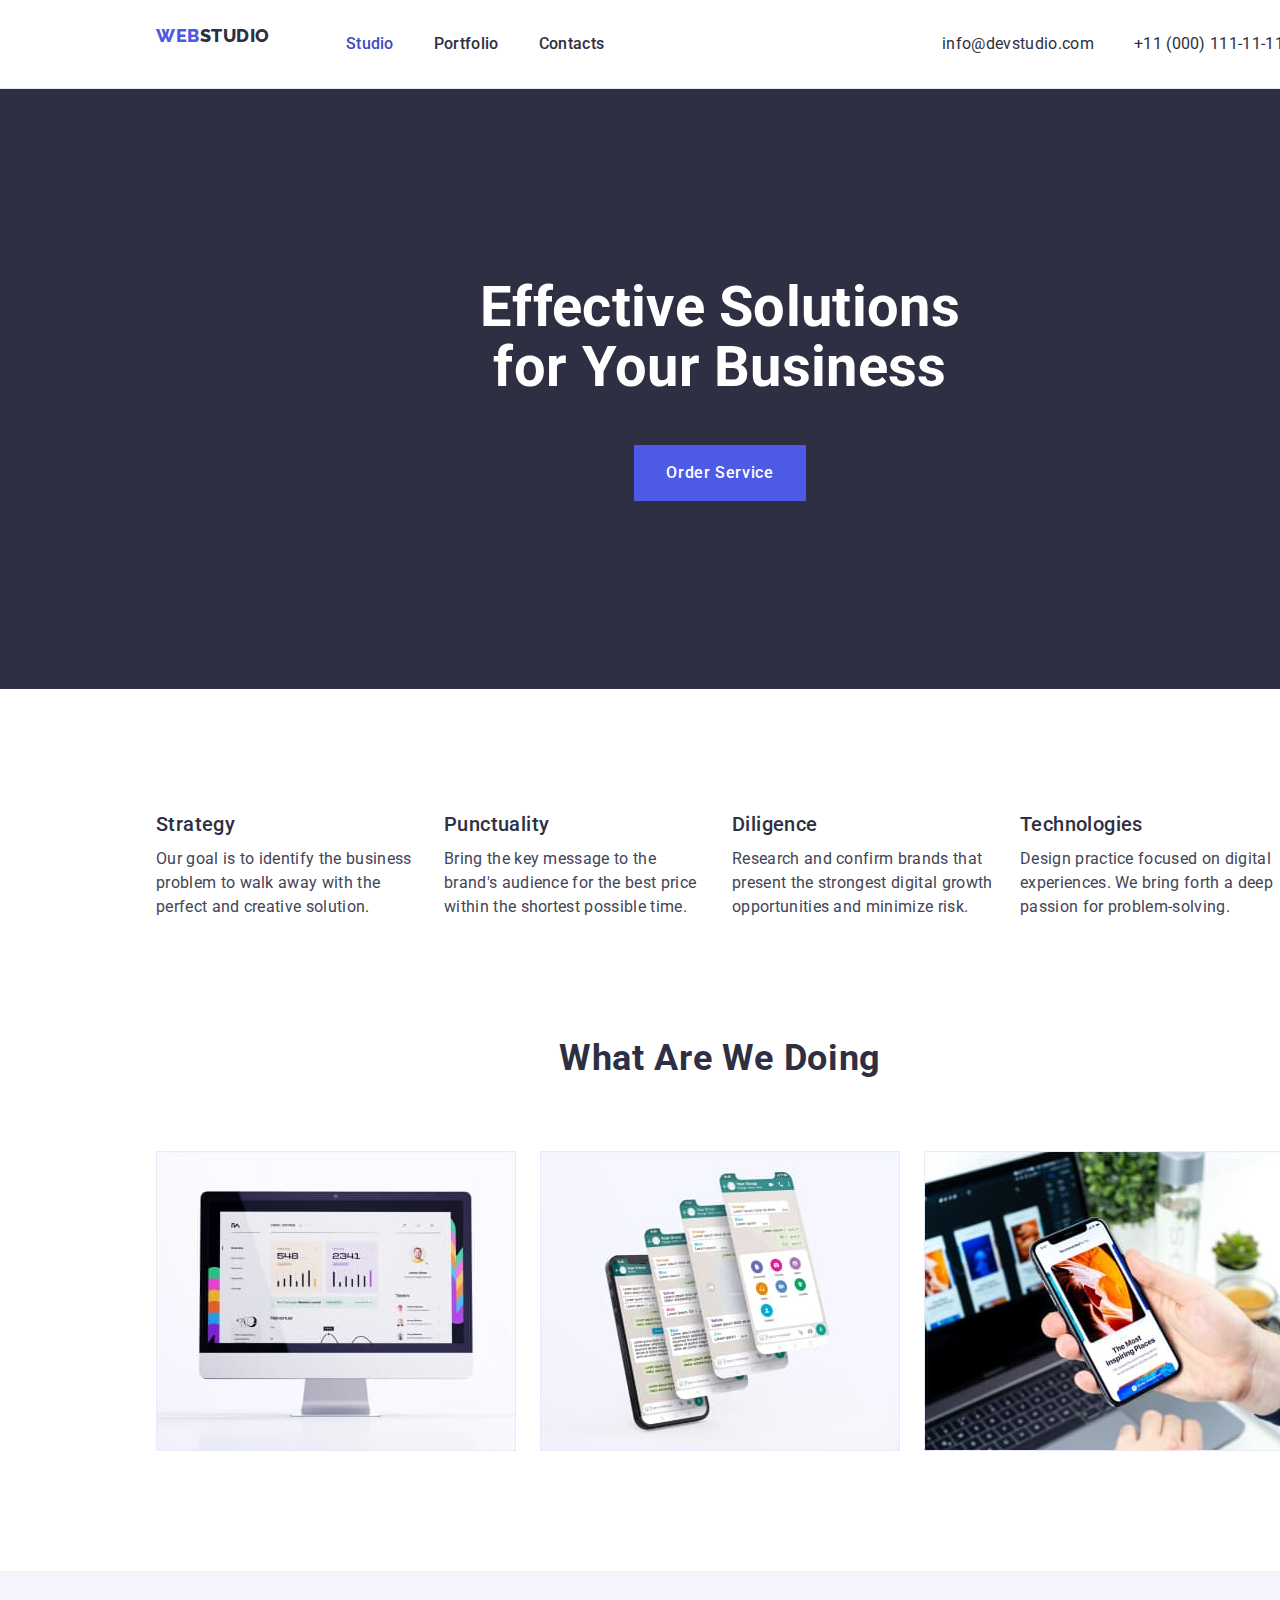
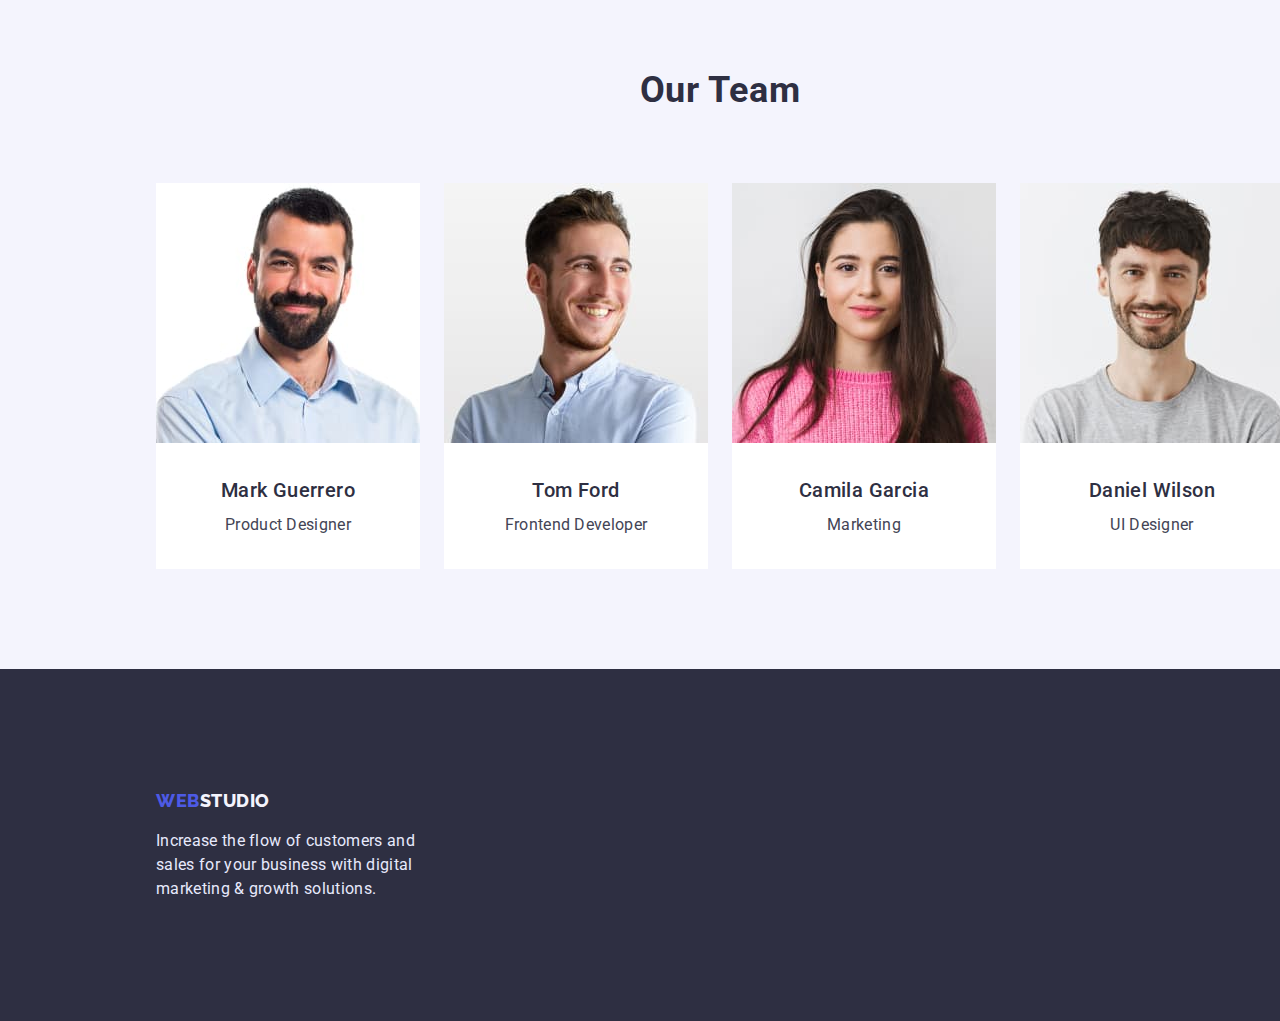
<file: index.html>
<!DOCTYPE html>
<html lang="en">

<head>
    <meta charset="UTF-8">
    <meta http-equiv="X-UA-Compatible" content="IE=edge">
    <meta name="viewport" content="width=device-width, initial-scale=1.0">
    <title>WebStudio</title>
    <!-- fonts -->

    <!-- Спочатку нормалізатор -->
    <link rel="stylesheet"
        href="https://cdnjs.cloudflare.com/ajax/libs/modern-normalize/1.0.0/modern-normalize.min.css" />


    <link rel="preconnect" href="https://fonts.googleapis.com">
    <link rel="preconnect" href="https://fonts.gstatic.com" crossorigin>
    <link href="https://fonts.googleapis.com/css2?family=Raleway:wght@800&family=Roboto:wght@400;500;700&display=swap"
        rel="stylesheet">
    <!-- css -->
    <link rel="stylesheet" href="./css/styles.css">
</head>

<body>

    <!-- header шапка -->

    <header class="page-header">
        <div class="container nav-cont">
            <nav>
                <div class="wrap-logo">
                    <a class="logo" href="./index.html">
                        Web<span class="span-dark">Studio</span>
                    </a>

                    <ul class="site-nav list">
                        <li class="item"><a class="link current" href="./index.html">Studio</a></li>
                        <li class="item"><a class="link" href="./portfolio.html">Portfolio</a></li>
                        <li class="item"><a class="link" href="">Contacts</a></li>
                    </ul>
                </div>
            </nav>

            <address>
                <ul class="auth-nav list">
                    <li class="item"><a class="link contacts" href="mailto:info@devstudio.com">info@devstudio.com</a>
                    </li>
                    <li class="item"><a class="link contacts" href="tel:+110001111111">+11 (000) 111-11-11</a></li>
                </ul>

            </address>

        </div>
    </header>

    <main>
        <!-- hero герой -->
        <section class="hero">
            <div>
                <h1 class="main-title">Effective Solutions for Your Business</h1>
                <button class="btn" type="button">Order Service</button>
            </div>

        </section>

        <!-- 2я секция -->
        <section class="section">
            <div class="container">
                <h2 hidden>our principles</h2>
                <ul class="list principles">
                    <li class="item">
                        <h3 class="title-item">Strategy</h3>
                        <p>Our goal is to identify the business problem to walk away with the perfect and
                            creative
                            solution.
                        </p>
                    </li>
                    <li class="item">
                        <h3 class="title-item">Punctuality</h3>
                        <p>Bring the key message to the brand's audience for the best price within the shortest possible
                            time.
                        </p>
                    </li>
                    <li class="item">
                        <h3 class="title-item">Diligence</h3>
                        <p>Research and confirm brands that present the strongest digital growth opportunities and
                            minimize
                            risk.</p>
                    </li>
                    <li class="item">
                        <h3 class="title-item">Technologies</h3>
                        <p>Design practice focused on digital experiences. We bring forth a deep passion for
                            problem-solving.
                        </p>
                    </li>
                </ul>
            </div>

        </section>
        <!-- 3я секция -->
        <section class="section works">
            <div class="container">
                <h2 class="title">What are we doing</h2>
                <ul class="list example">
                    <li class="item">
                        <img src="./images/img1_sq.jpg" alt="img1" width="360" height="300">
                    </li>
                    <li class="item">
                        <img src="./images/img2_sq.jpg" alt="img2" width="360" height="300">
                    </li>
                    <li class="item">
                        <img src="./images/img3_sq.jpg" alt="img3" width="360" height="300">
                    </li>
                </ul>
            </div>

        </section>
        <!-- Our Team -->
        <section class="section team">
            <div class="container">
                <h2 class="title">Our Team</h2>
                <ul class="list team-ul">
                    <li class="team-item">
                        <img src="./images/img_mark_sq.jpg" alt="photo mark" width="264" height="260">
                        <div class="item">
                            <h3 class="title-item">Mark Guerrero</h3>
                            <p>Product Designer</p>
                        </div>
                    </li>
                    <li class="team-item">
                        <img src="./images/img_tom_sq.jpg" alt="photo tom" width="264" height="260">
                        <div class="item">
                            <h3 class="title-item">Tom Ford</h3>
                            <p>Frontend Developer</p>
                        </div>
                    </li>
                    <li class="team-item">
                        <img src="./images/img_camila_sq.jpg" alt="photo camila" width="264" height="260">
                        <div class="item">
                            <h3 class="title-item">Camila Garcia</h3>
                            <p>Marketing</p>
                        </div>
                    </li>
                    <li class="team-item">
                        <img src="./images/img_daniel_sq.jpg" alt="photo daniel" width="264" height="260">
                        <div class="item">
                            <h3 class="title-item">Daniel Wilson</h3>
                            <p>UI Designer</p>
                        </div>
                    </li>
                </ul>
            </div>
        </section>
    </main>

    <!-- Footer -->
    <footer class="section footer">

        <div class="container">
            <a class="logo" href="./index.html">
                Web<span class="span-light">Studio</span>
            </a>
            <p class="item item-footer">Increase the flow of customers and sales for your business with digital
                marketing & growth solutions.</p>
        </div>

    </footer>


</body>

</html>
</file>
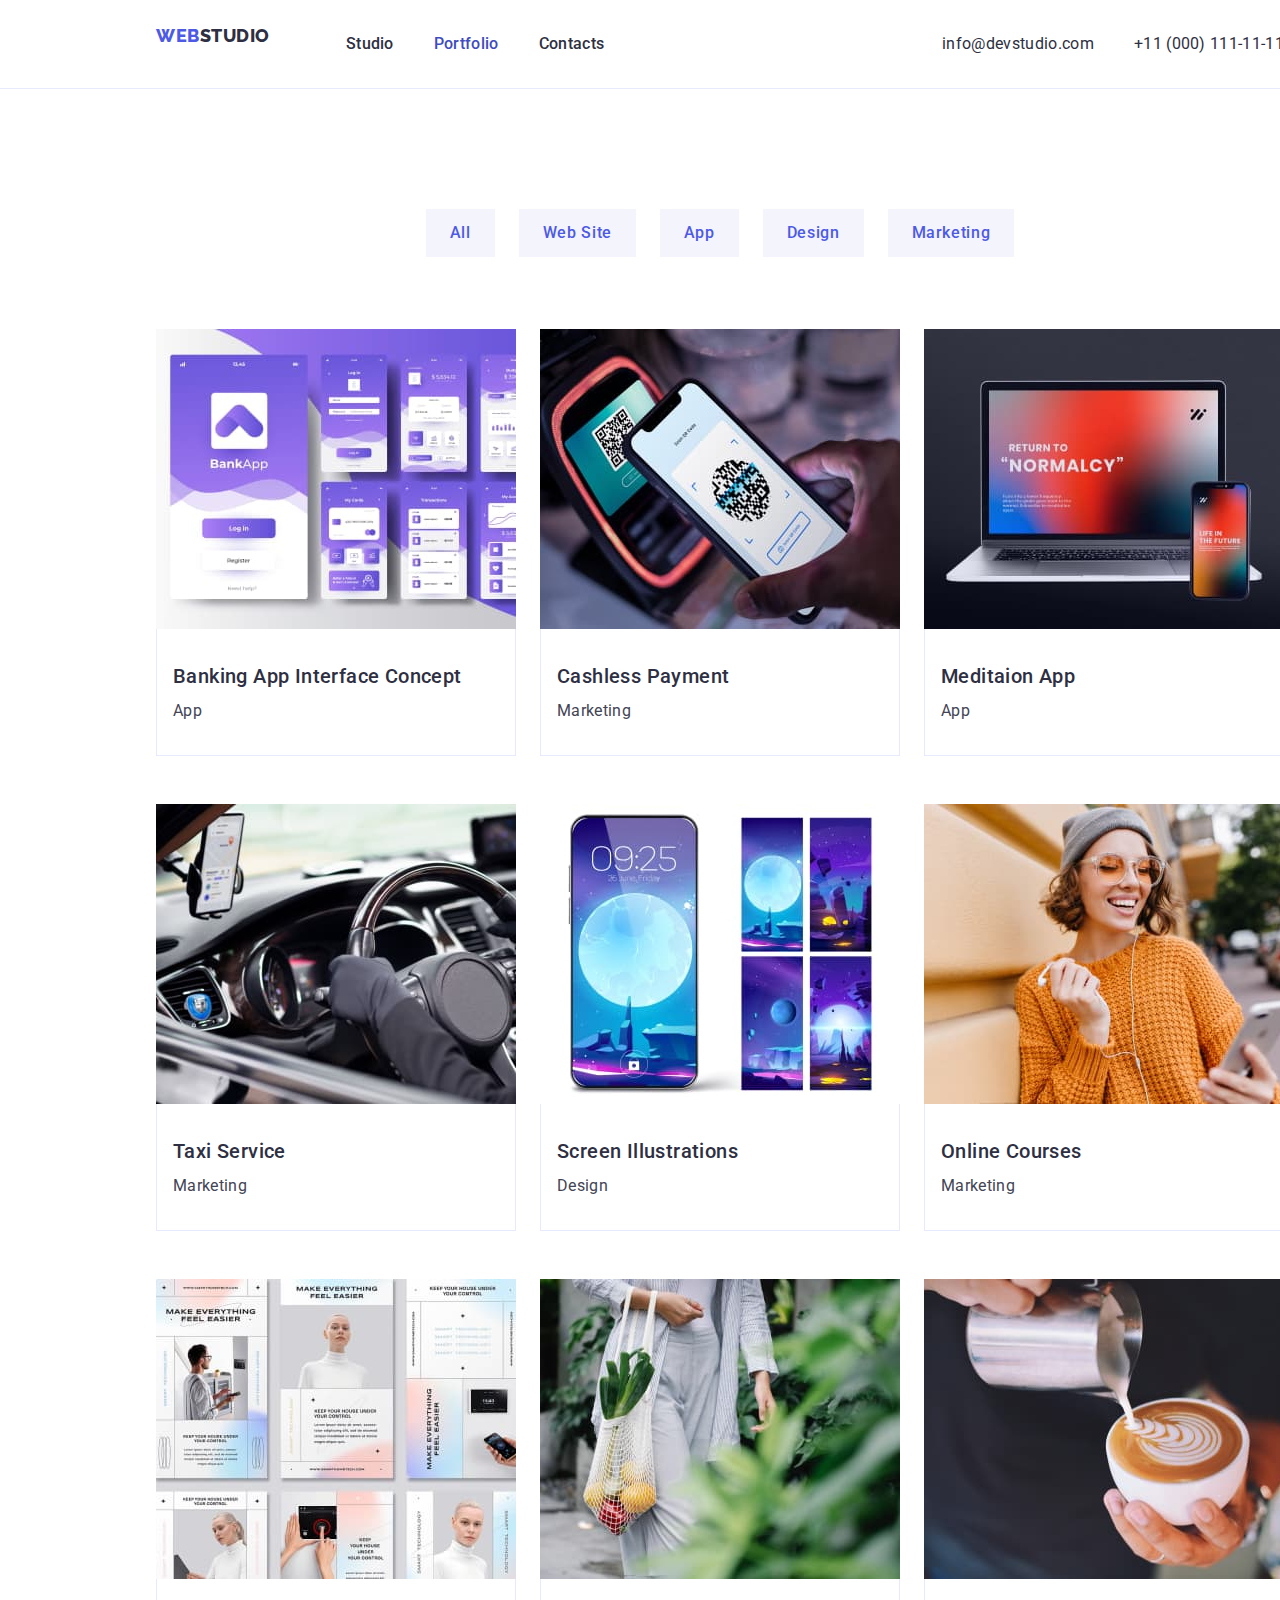
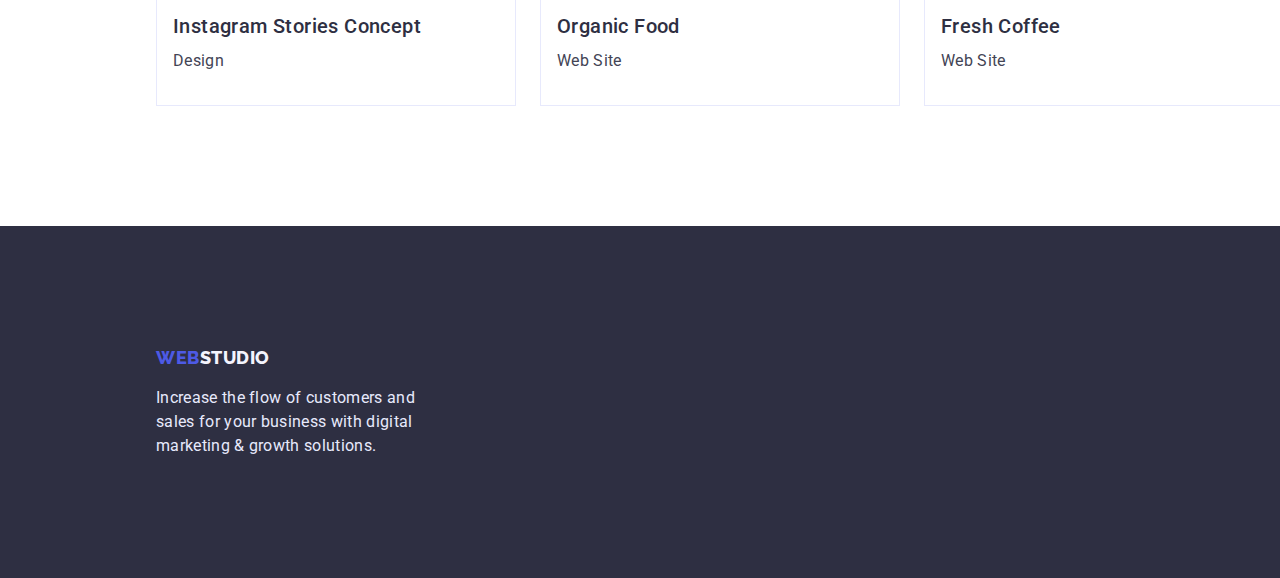
<file: portfolio.html>
<!DOCTYPE html>
<html lang="en">

<head>
    <meta charset="UTF-8">
    <meta http-equiv="X-UA-Compatible" content="IE=edge">
    <meta name="viewport" content="width=device-width, initial-scale=1.0">
    <title>WebStudio</title>
    <!-- fonts -->

    <!-- Спочатку нормалізатор -->
    <link rel="stylesheet"
        href="https://cdnjs.cloudflare.com/ajax/libs/modern-normalize/1.0.0/modern-normalize.min.css" />

    <link rel="preconnect" href="https://fonts.googleapis.com">
    <link rel="preconnect" href="https://fonts.gstatic.com" crossorigin>
    <link href="https://fonts.googleapis.com/css2?family=Raleway:wght@800&family=Roboto:wght@400;500;700&display=swap"
        rel="stylesheet">
    <!-- css -->
    <link rel="stylesheet" href="./css/styles.css">
</head>

<body>

    <!-- header шапка -->

    <header class="page-header">
        <div class="container nav-cont">
            <nav>
                <div class="wrap-logo">
                    <a class="logo" href="./index.html">
                        Web<span class="span-dark">Studio</span>
                    </a>

                    <ul class="site-nav list">
                        <li class="item"><a class="link" href="./index.html">Studio</a></li>
                        <li class="item"><a class="link current" href="./portfolio.html">Portfolio</a></li>
                        <li class="item"><a class="link" href="">Contacts</a></li>
                    </ul>
                </div>
            </nav>

            <address>
                <ul class="auth-nav list">
                    <li class="item"><a class="link contacts" href="mailto:info@devstudio.com">info@devstudio.com</a>
                    </li>
                    <li class="item"><a class="link contacts" href="tel:+110001111111">+11 (000) 111-11-11</a></li>
                </ul>

            </address>

        </div>
    </header>

    <main>
        <!-- filters -->
        <section class="section portfolio">
            <div class="container">
                <!-- <div class="filter"> -->
                <!-- <h1 class="main-title" hidden> filters our projects</h1> -->
                <ul class="list filter-set">
                    <li class="filter-item item"><button class="btn-total btn-light btn-filter"
                            type="button">All</button></li>
                    <li class="filter-item item"><button class="btn-total btn-light btn-filter" type="button">Web
                            Site</button>
                    </li>
                    <li class="filter-item item"><button class="btn-total btn-light btn-filter" type="button"> App
                        </button></li>
                    <li class="filter-item item"><button class="btn-total btn-light btn-filter" type="button">
                            Design
                        </button>
                    </li>
                    <li class="filter-item item"><button class="btn-total btn-light btn-filter" type="button">
                            Marketing
                        </button>
                    </li>
                </ul>
                <!-- </div> -->

                <!-- row1 -->
                <ul class="list card-set">
                    <li class="card-item">
                        <a class="link" href="">
                            <img src="./images/portfolio/row1/img.jpg" alt="bank app" width="360" height="360">

                            <div class="border">
                                <h2 class="title-item">Banking App Interface Concept</h2>
                                <p class="item">App</p>
                            </div>
                        </a>
                    </li>
                    <li class="card-item">
                        <a class="link" href="">
                            <img src="./images/portfolio/row1/img1.jpg" alt="Cashless" width="360" height="360">
                            <div class="border">
                                <h2 class="title-item">Cashless Payment</h2>
                                <p class="item">Marketing</p>
                            </div>
                        </a>
                    </li>
                    <li class="card-item">
                        <a class="link" href="">
                            <img src="./images/portfolio/row1/img2.jpg" alt="Mediation App" width="360" height="360">
                            <div class="border">
                                <h2 class="title-item">Meditaion App</h2>
                                <p class="item">App</p>
                            </div>
                        </a>
                    </li>
                    <!-- row2 -->
                    <li class="card-item">
                        <a class="link" href="">
                            <img src="./images/portfolio/row2/img.jpg" alt="Taxi" width="360" height="360">
                            <div class="border">
                                <h2 class="title-item">Taxi Service</h2>
                                <p class="item">Marketing</p>
                            </div>
                        </a>
                    </li>
                    <li class="card-item">
                        <a class="link" href="">
                            <img src="./images/portfolio/row2/img1.jpg" alt="Screen" width="360" height="360">
                            <div class="border">
                                <h2 class="title-item">Screen Illustrations</h2>
                                <p class="item">Design</p>
                            </div>
                        </a>
                    </li>
                    <li class="card-item">
                        <a class="link" href="">
                            <img src="./images/portfolio/row2/img2.jpg" alt="Online" width="360" height="360">
                            <div class="border">
                                <h2 class="title-item">Online Courses</h2>
                                <p class="item">Marketing</p>
                            </div>
                        </a>
                    </li>
                    <!-- row3 -->
                    <li class="card-item">
                        <a class="link" href="">
                            <img src="./images/portfolio/row3/img2.jpg" alt="instagram" width="360" height="360">
                            <div class="border">
                                <h2 class="title-item">Instagram Stories Concept</h2>
                                <p class="item">Design</p>
                            </div>
                        </a>
                    </li>
                    <li class="card-item">
                        <a class="link" href="">
                            <img src="./images/portfolio/row3/img1.jpg" alt="organic food" width="360" height="360">
                            <div class="border">
                                <h2 class="title-item">Organic Food</h2>
                                <p class="item">Web Site</p>
                            </div>
                        </a>
                    </li>
                    <li class="card-item">
                        <a class="link" href="">
                            <img src="./images/portfolio/row3/img.jpg" alt="Fresh Coffee" width="360" height="360">
                            <div class="border">
                                <h2 class="title-item">Fresh Coffee</h2>
                                <p class="item">Web Site</p>
                            </div>
                        </a>
                    </li>
                </ul>
            </div>
        </section>


    </main>


    <!-- Footer -->
    <footer class="section footer">

        <div class="container">
            <a class="logo" href="./index.html">
                Web<span class="span-light">Studio</span>
            </a>
            <p class="item item-footer">Increase the flow of customers and sales for your business with digital
                marketing & growth solutions.</p>
        </div>

    </footer>




</body>

</html>
</file>
<file: css/styles.css>
/* body {
  background-color: #47ff94;
} */
:root {
  /* Fonts */

  /* Text colors */
  --main-txt-cl: #434455;
  --accent-txt-cl: #2e2f42;
  --subtle-txt-cl: #8e8f99;
  --light-txt-cl: #f4f4fd;
  --modal-txt-cl: #2e2f42;
  --hero-txt-cl: #2e2f42;
  --brand-txt-cl: #4d5ae5;
  --pressed-txt-cl: #404bbf;
  --dark-txt-cl: #2e2f42;
  --btn-txt-cl: #ffffff;
  --link-txt-cl: #2e2f42;
  --hero-txt-cl: #ffffff;
  --footer-txt-cl: #e7e9fc;

  --access: #31d0aa;
  --access-75: rgba(49, 208, 170, 0.75);
  --access-50: rgba(49, 208, 170, 0.5);
  --access-10: rgba(49, 208, 170, 0.1);

  /* Backgrounds colors */
  --main-bg-cl: #434455;
  --accent-bg-cl: #2e2f42;
  --subtle-bg-cl: #8e8f99;
  --light-bg-cl: #f4f4fd;
  --modal-bg-cl: #2e2f42;
  --hero-bg-cl: #2e2f42;
  --brand-bg-cl: #4d5ae5;
  --pressed-bg-cl: #404bbf;
  --dark-bg-cl: #2e2f42;
  --border-cl: #e7e9fc;
  --bg-cl-light: #ffffff;

  /* others */
  --indent: 48px 24px;
  --items: 9;
}
.btn-total {
  padding: 0;
}
body {
  color: var(--main-txt-cl);
  font-family: "Roboto", sans-serif;
  letter-spacing: 0.02em;

  width: 1440px;
  margin-left: auto;
  margin-right: auto;
}

.page-header {
  padding-top: 24px;
  padding-bottom: 24px;
  border-bottom: 1px solid var(--border-cl);
}

.hero {
  text-align: center;
  background-color: var(--hero-bg-cl);
  padding-top: 188px;
  padding-bottom: 188px;
  height: 600px;
}
.container {
  width: 1158px;
  padding-left: 15px;
  padding-right: 15px;
  margin: 0 auto;
}

nav .current {
  color: var(--pressed-txt-cl);
}

h2,
h3,
h4,
h5,
h6 {
  color: var(--dark-txt-cl);
}
.section {
  width: 1440px;
  margin-left: auto;
  margin-right: auto;
  padding-top: 120px;
  padding-bottom: 120px;
}
.section.works {
  padding-top: 0;
}
.section .portfolio {
  padding-top: 120px;
}
.team {
  margin-bottom: 0;
  padding-top: 100px;
  padding-bottom: 100px;
  background-color: var(--light-bg-cl);
}

footer {
  background-color: var(--dark-bg-cl);

  padding-top: 100px;
  padding-bottom: 100px;
}
.container.footer {
  width: 264px;
  height: 110px;
  outline: 5px solid red;
}
.section-mini {
  width: 1158px;
  padding-top: 120px;
  padding-left: 15px;
  padding-right: 15px;
  margin: 0 auto 120px;
}
/* h1 */
.main-title {
  width: 494px;
  height: 120px;

  margin-top: 0;
  margin-bottom: 48px;
  margin-left: auto;
  margin-right: auto;
  font-size: 56px;
  line-height: 60px;
  text-align: center;
  letter-spacing: 2%;
  color: var(--hero-txt-cl);
}
/* h2 */
.title {
  margin-top: 0;
  margin-bottom: 72px;

  font-size: 36px;
  line-height: 1.11;
  text-align: center;
  letter-spacing: 0.02em;
  text-transform: capitalize;
}
.title.top-padding {
  padding-top: 120px;
}
/* h3 */
.title-item {
  margin-top: 0;
  margin-bottom: 8px;

  font-weight: 500;
  font-size: 20px;

  /* line-height: 1.2; */
  /* letter-spacing: 0.02em; */

  /* font-family: 'Roboto';
font-style: normal;
font-weight: 500;
font-size: 20px;
line-height: 24px; */

  letter-spacing: 0.02em;
}

/* p */
.item {
  font-weight: 400;
  font-size: 16px;
  line-height: 1.5;
  letter-spacing: 0.02em;
  color: var(--main-txt-cl);
}
.item-footer {
  color: var(--footer-txt-cl);
  margin: 0;
  width: 264px;
}

.link {
  text-decoration: none;
  color: var(--link-txt-cl);
  font-family: "Roboto";
  font-style: normal;
  font-weight: 500;
  font-size: 16px;
  line-height: 1.5;
  letter-spacing: 0.02em;
}
.link:hover,
.link:focus,
.link.contacts:hover,
.link.contacts:focus {
  color: var(--pressed-txt-cl);
}
.contacts {
  font-weight: 400;
  font-size: 16px;
  line-height: 1.5;
  letter-spacing: 0.02em;
}
.btn {
  margin-bottom: 188px;
  padding: 16px 32px;

  color: var(--btn-txt-cl);
  background-color: var(--brand-bg-cl);
  cursor: pointer;
  font-family: "Roboto", sans-serif;
  font-weight: 500;
  font-size: 16px;
  line-height: 1.5;
  letter-spacing: 0.04em;
  border: none;
}
.btn-filter {
  min-width: 69px;
  min-height: 48px;

  padding: 12px 24px;

  color: var(--btn-txt-cl);
  background-color: var(--brand-bg-cl);

  cursor: pointer;
  font-family: "Roboto", sans-serif;
  font-weight: 500;
  font-size: 16px;
  line-height: 1.5;
  letter-spacing: 0.04em;
  border: none;
}
.btn-filter:hover,
.btn-filter:focus {
  background-color: var(--pressed-bg-cl);
  color: var(--btn-txt-cl);
}
.btn.primary {
  background-color: var(--brand-bg-cl);
}
.btn.secondary {
  background-color: var(--pressed-bg-cl);
}
.btn:hover,
.btn:focus {
  background-color: var(--pressed-bg-cl);
  color: var(--light-txt-cl);
}
.btn-light {
  background-color: var(--light-bg-cl);
  color: var(--brand-txt-cl);
}
.logo {
  display: block;
  margin-bottom: 16px;

  font-family: "Raleway";
  font-style: normal;
  font-weight: 800;
  font-size: 18px;
  line-height: 1.33;
  letter-spacing: 0.03em;
  text-transform: uppercase;
  text-decoration: none;

  /* IRIS */

  color: var(--brand-txt-cl);
}
.span-light {
  color: var(--light-txt-cl);
  /* background-color: darkblue; */
}
.span-dark {
  color: var(--modal-txt-cl);
}
.list {
  list-style-type: none;
  padding: 0;
  margin: 0;
}
.site-nav {
  display: flex;
  margin-left: 76px;
}
/* .site-nav li {
  outline: 1px solid tomato;
} */
.site-nav .item:not(:last-child) {
  margin-right: 40px;
}
.auth-nav .item + .item {
  margin-left: 40px;
}
.auth-nav {
  display: flex;
}
.auth-nav.item + .item {
  margin-left: 40px;
}
.nav-cont {
  display: flex;
  justify-content: space-between;
  align-items: center;
}
.wrap-logo {
  display: flex;
  align-items: center;
}
.wrap-logo:first-child {
  /* margin-left: 156px; */
}
.list p {
  margin-top: 0;
  margin-bottom: 0;
}

.principles {
  display: flex;
  flex-wrap: wrap;
  gap: 24px;
}
.principles .item {
  width: 264px;
}

/* .section-mini .item {
  --items: 5;
} */

.example {
  display: flex;
  gap: 24px;
}
.example .item {
  width: 360px;
}
.team-ul {
  display: flex;
  gap: 24px;
}
.team-item {
  width: 264px;
}
.filter-set {
  display: flex;
  flex-wrap: wrap;
  gap: 24px;
  justify-content: center;
  align-items: center;
  margin-bottom: 72px;
  padding-top: 0;
}
.filter {
  width: 586px;
  height: 48px;
  margin-left: auto;
  margin-right: auto;
  margin-top: 96px;
  margin-bottom: 72px;
}
/* --indent: 48px 24px;
  --items: 9;
} */
/* сетка */
.card-set {
  display: flex;
  flex-wrap: wrap;
  gap: var(--indent);
}
.card-item {
  flex-basis: calc((100%- (var(--items)-1) * var(indent)) / var(--items));
}
img {
  display: block;
  max-width: 100%;
  height: auto;
}
.border {
  padding-top: 32px;
  padding-bottom: 32px;
  padding-left: 16px;
  border-left: 1px solid var(--border-cl);
  border-bottom: 1px solid var(--border-cl);
  border-right: 1px solid var(--border-cl);
}
.team-item > .item {
  padding-top: 32px;
  padding-bottom: 32px;
  text-align: center;

  background-color: var(--bg-cl-light);
}
</file>
